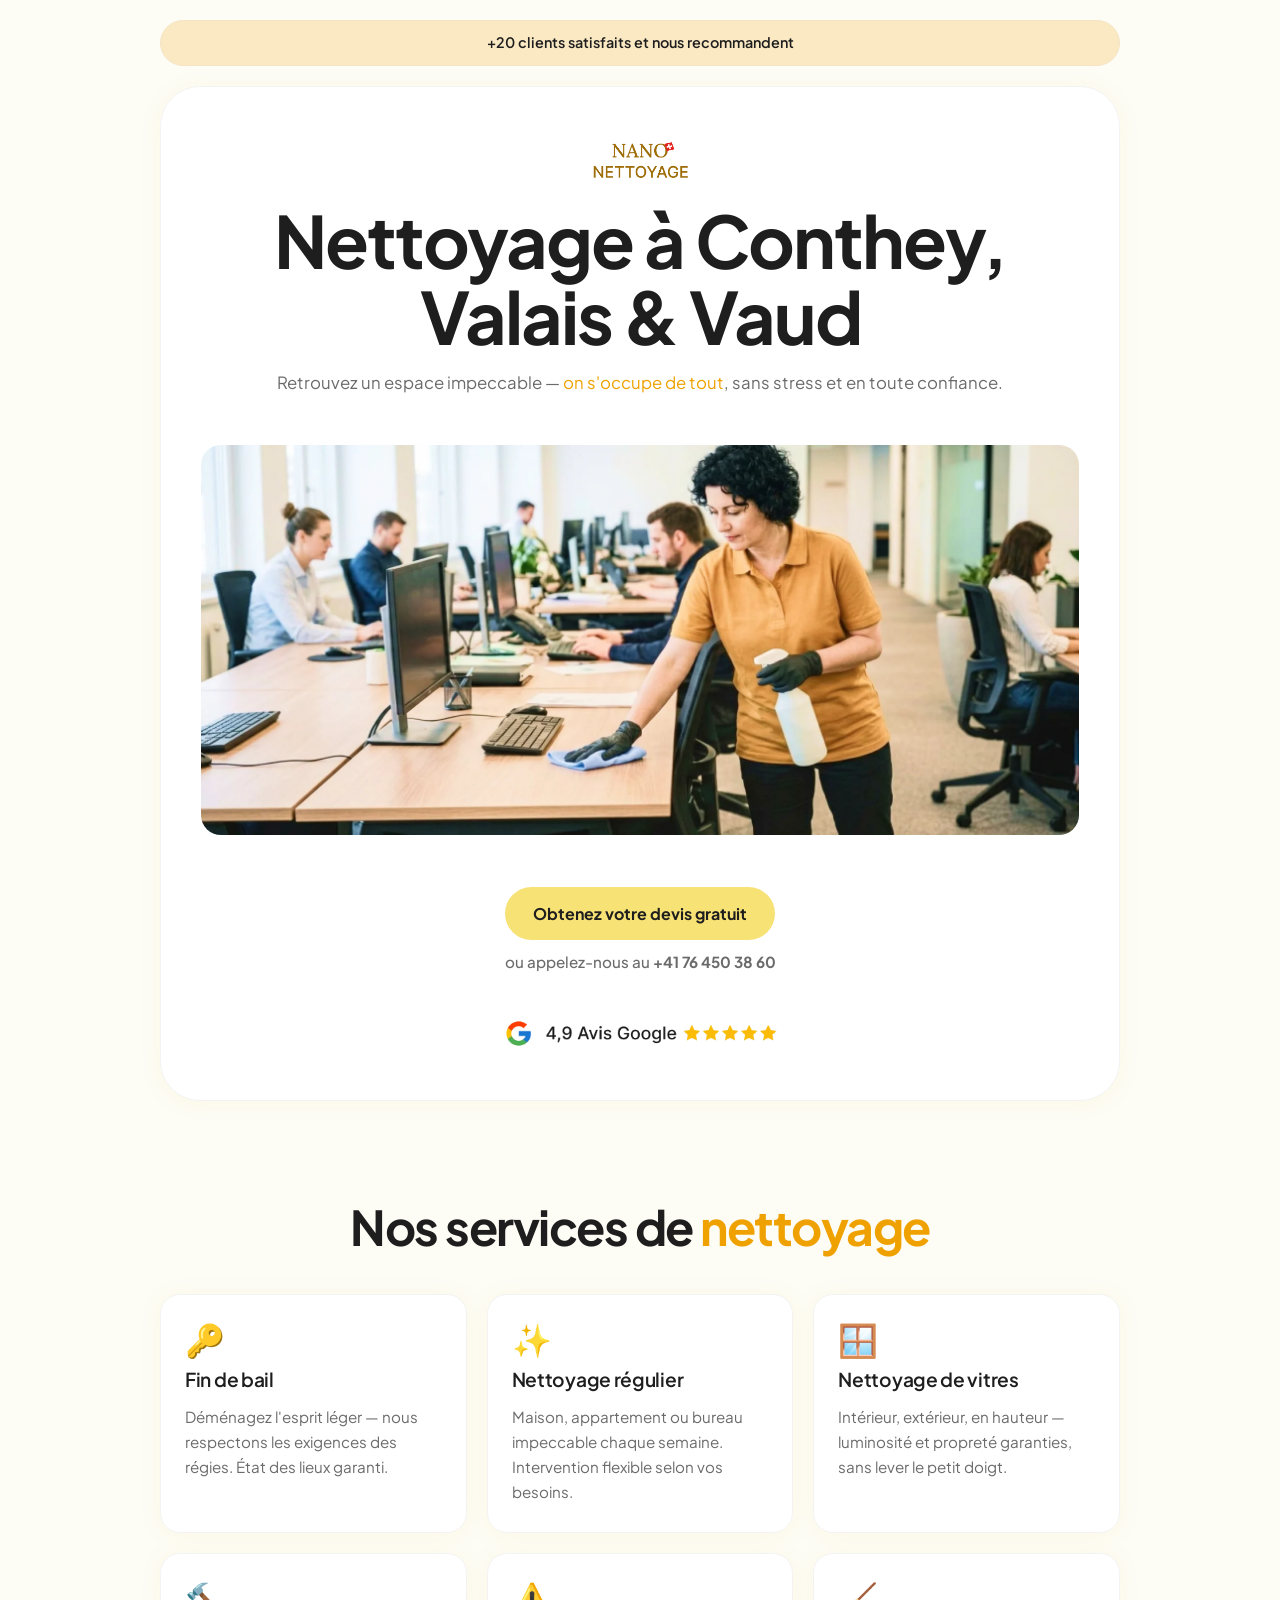
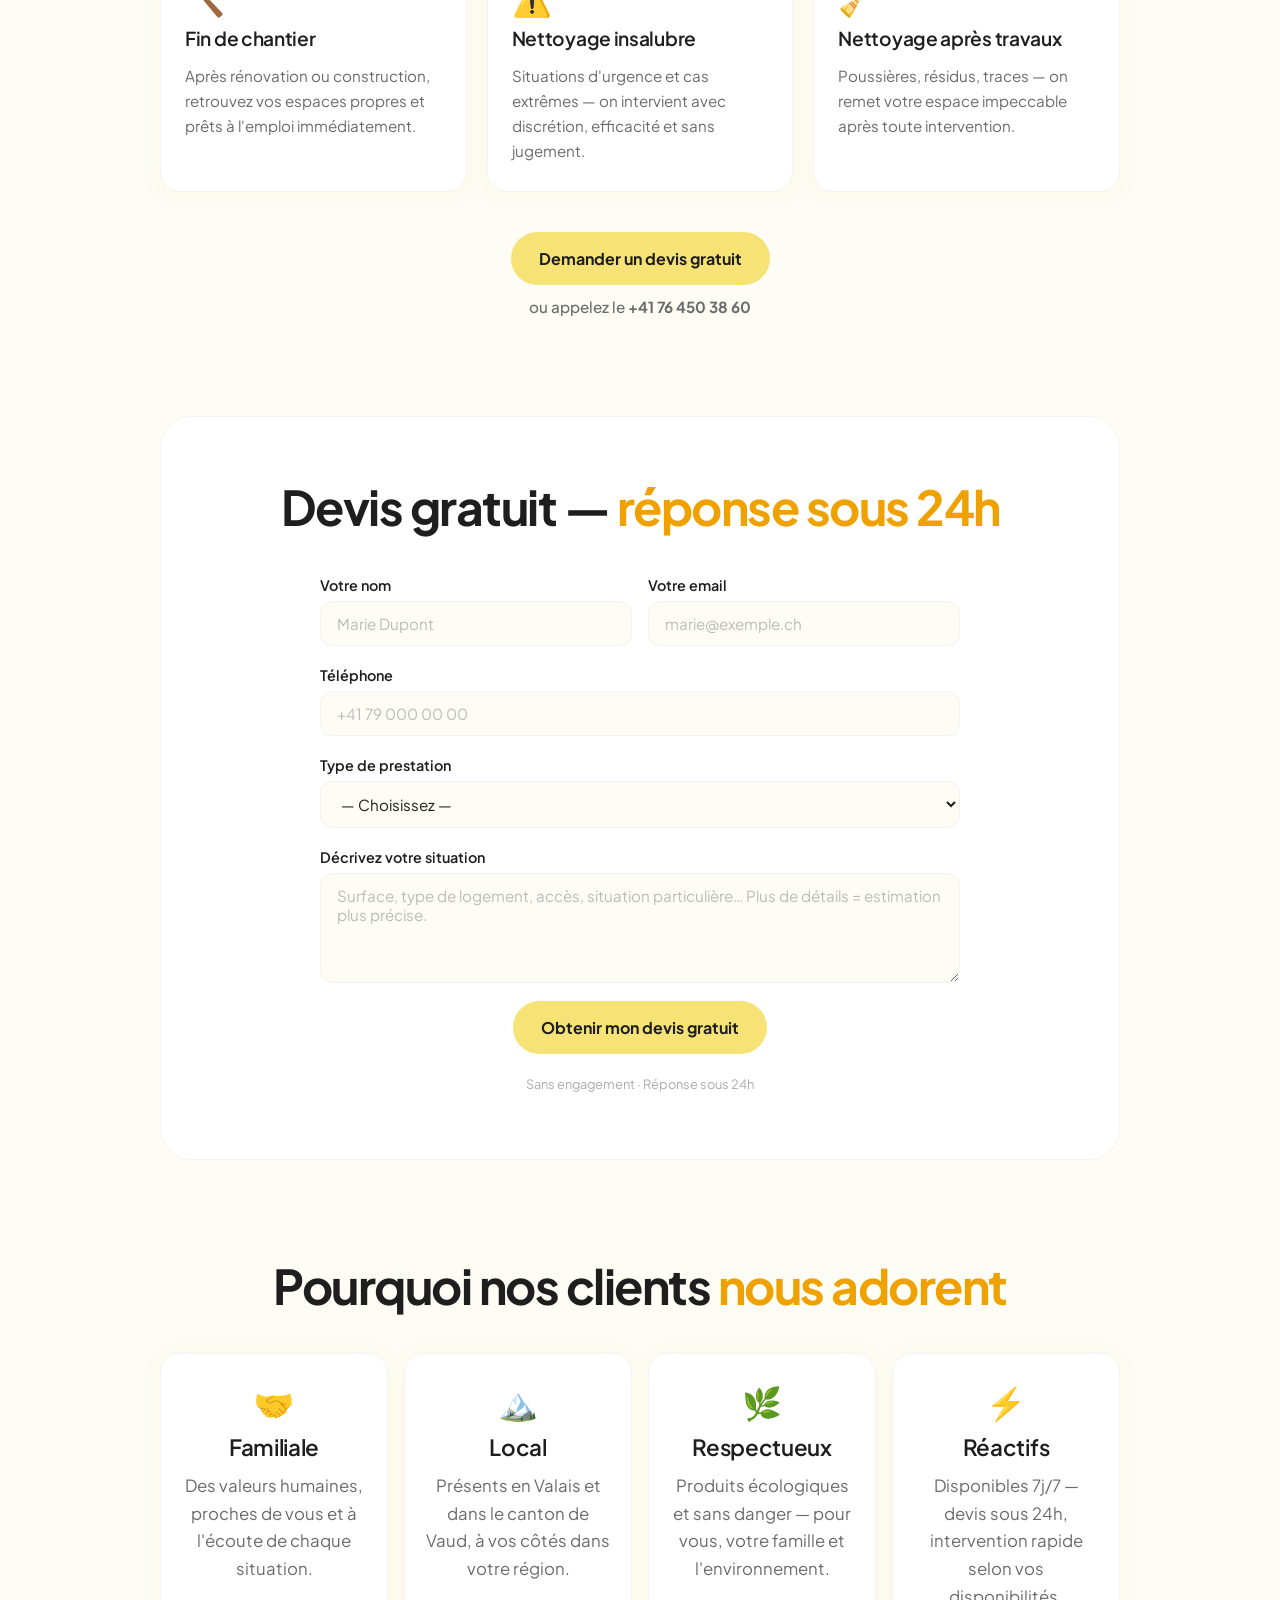
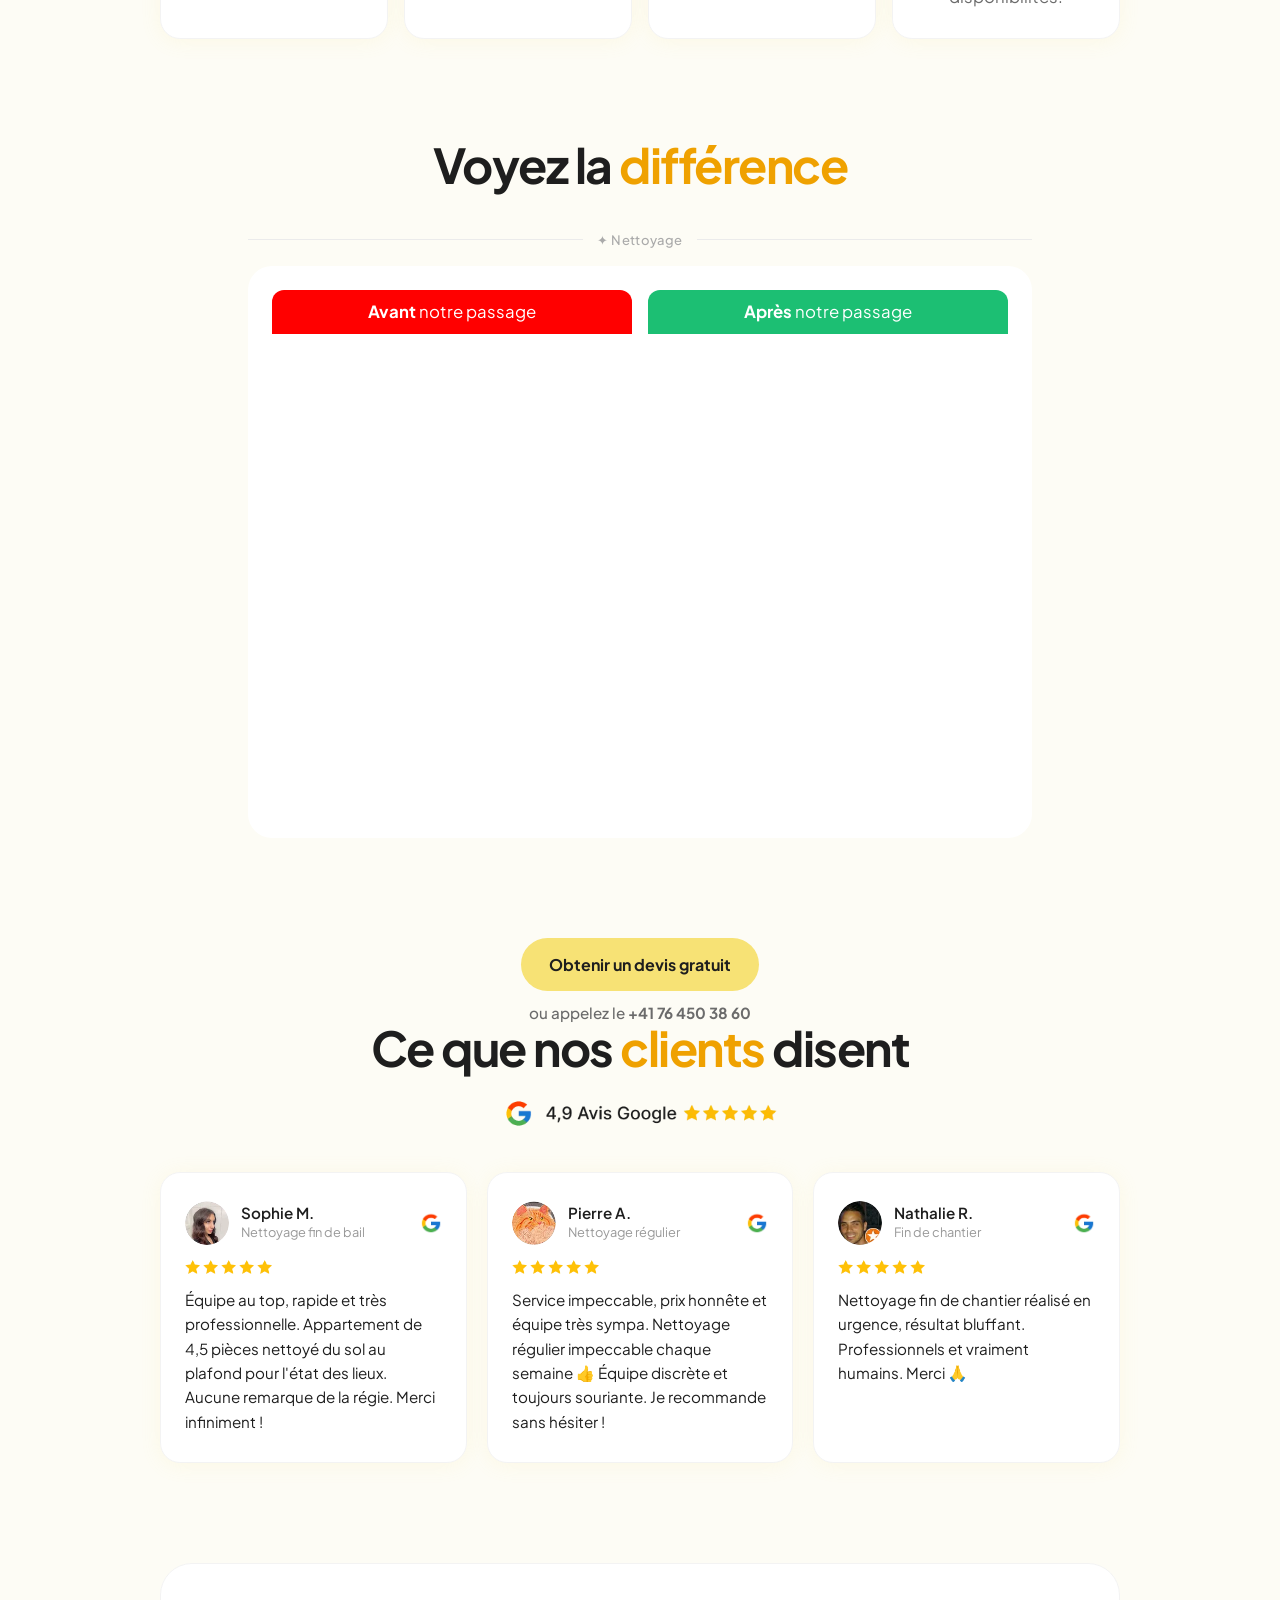
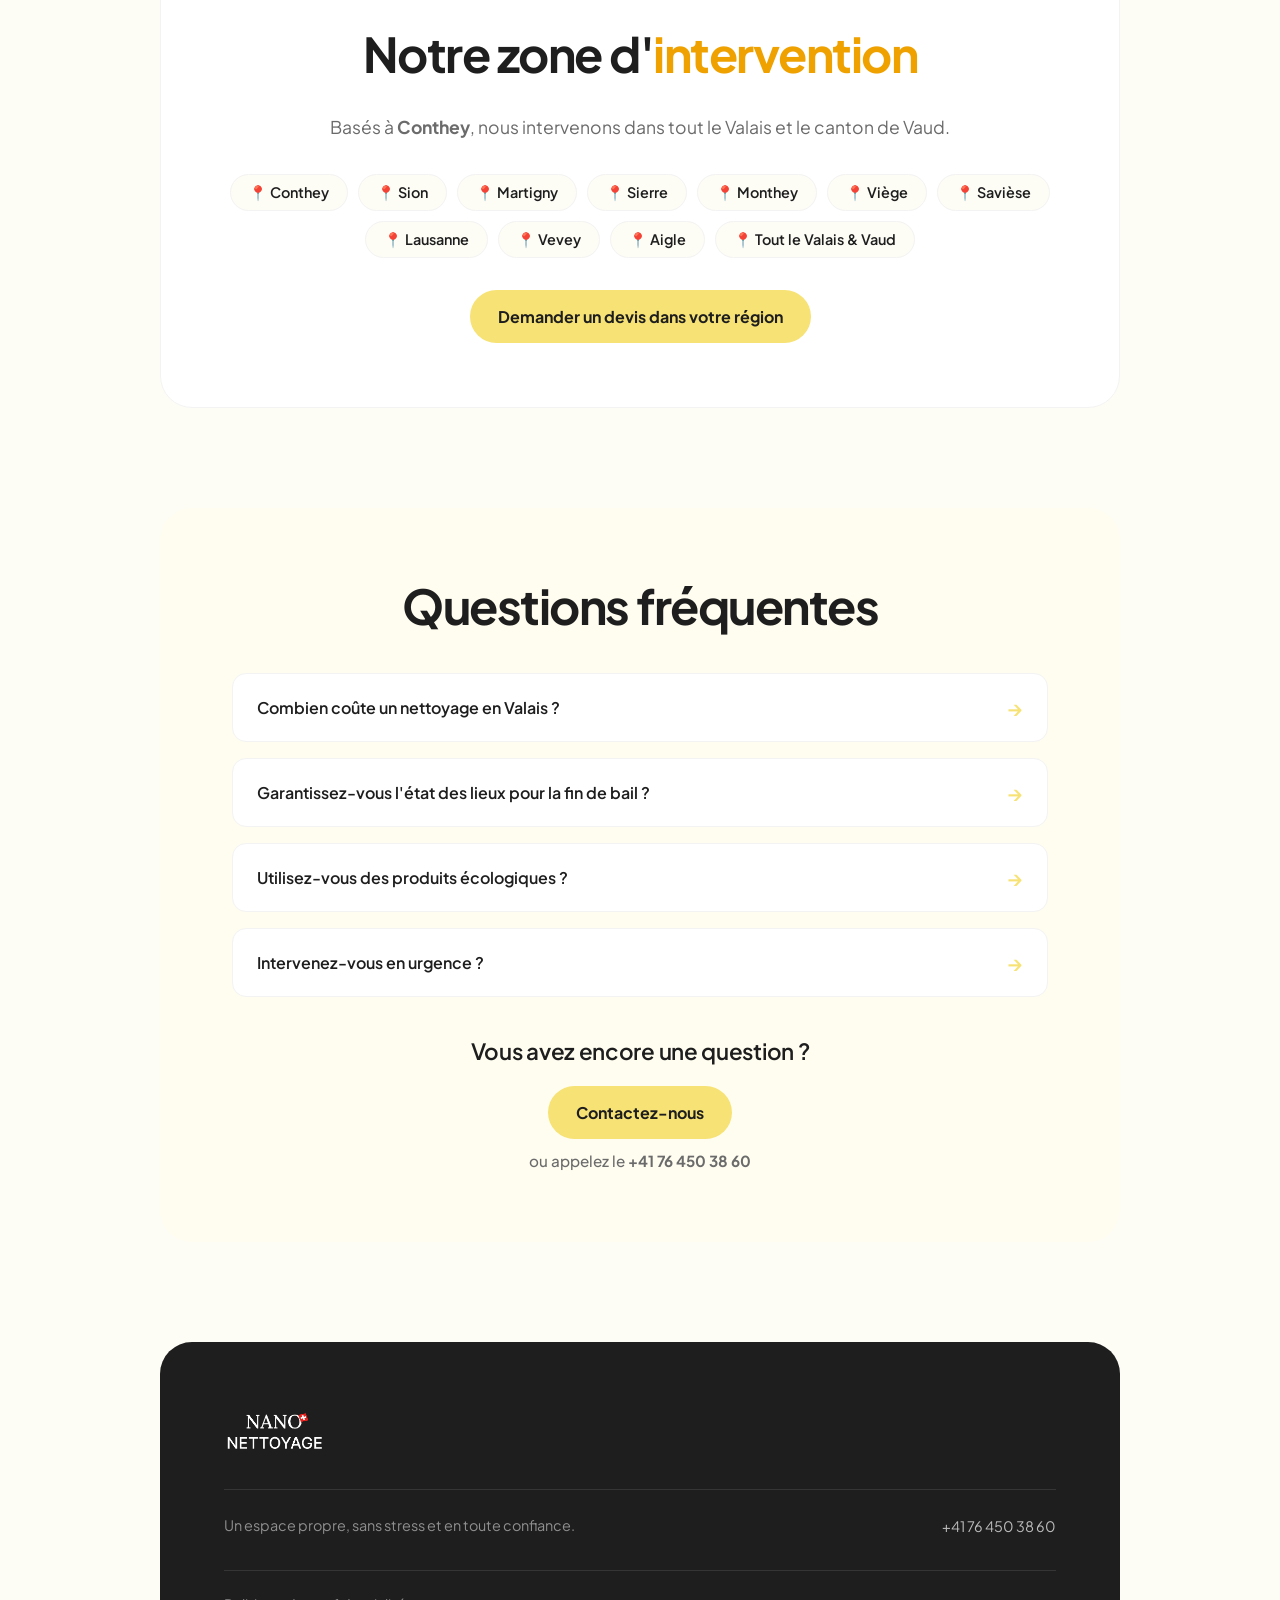
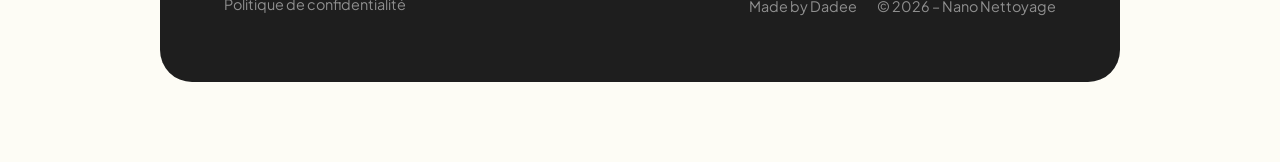
<file: index.html>
<!DOCTYPE html>
<html lang="fr">
<head>
<meta charset="UTF-8" />
<meta name="viewport" content="width=device-width, initial-scale=1" />
<meta name="description" content="Nano Nettoyage — Votre spécialiste du nettoyage à Conthey et dans tout le Valais. Fin de bail, nettoyage régulier, fin de chantier et insalubre : intervention soignée et au juste prix." />
<meta name="author" content="Nano Nettoyage" />
<meta name="robots" content="index, follow" />
<link rel="canonical" href="https://malonettoyage.github.io/nano/" />
<title>Nano Nettoyage – Nettoyage à Conthey, Valais & Vaud</title>
<meta property="og:title" content="Nano Nettoyage – Nettoyage à Conthey, Valais & Vaud" />
<meta property="og:description" content="Nettoyage fin de bail, régulier, fin de chantier et insalubre à Conthey et dans tout le Valais. Intervention rapide et soignée." />
<meta property="og:image" content="https://malonettoyage.github.io/nano/img/shana-debarras_hero.webp" />
<meta property="og:url" content="https://malonettoyage.github.io/nano/" />
<meta property="og:type" content="website" />

<meta name="twitter:card" content="summary_large_image" />
<meta name="twitter:title" content="Nano Nettoyage – Nettoyage à Conthey, Valais & Vaud" />
<meta name="twitter:description" content="Nettoyage fin de bail, régulier, fin de chantier et insalubre à Conthey et dans tout le Valais. Intervention rapide et soignée." />
<meta name="twitter:image" content="https://malonettoyage.github.io/nano/img/shana-debarras_hero.webp" />

<link rel="icon" type="image/png" href="img/favicon-shanadebarras.webp" sizes="32x32">
<link rel="apple-touch-icon" href="img/favicon-shanadebarras.webp">
<link rel="shortcut icon" href="img/favicon-shanadebarras.webp" type="image/x-icon">
<link rel="stylesheet" href="style.css">
<script src="scroll-fade.js" defer></script>
</head>

<body>

  <!-- Banner -->
  <div class="banner">
    <p>+20 clients satisfaits et nous recommandent</p>
  </div>

  <!-- Hero -->
  <div class="hero section">
    <div class="titre-logo">
      <img src="img/logo-nano-black.webp" alt="Logo Nano Nettoyage, spécialiste du nettoyage à Conthey et en Valais" class="logo" loading="eager" decoding="async">
      <div class="titre-texte">
        <h1>Nettoyage à Conthey, Valais & Vaud</h1>
        <p>Retrouvez un espace impeccable — <span class="highlight">on s'occupe de tout</span>, sans stress et en toute confiance.</p>
      </div>
    </div>

    <div class="img-hero">
      <img src="img/shana-debarras_hero.webp" alt="Équipe Nano Nettoyage en intervention à Conthey, Valais" loading="eager">
    </div>

    <div class="cta-global">
      <a href="#devis" class="cta">Obtenez votre devis gratuit</a>
      <!-- ⬇️ REMPLACER PAR LE VRAI NUMÉRO -->
      <a href="tel:+41764503860" class="sous-cta">ou appelez-nous au <strong>+41 76 450 38 60</strong></a>
    </div>

    <div class="img-google">
      <img src="img/social-proof-google.webp" alt="Avis 5 étoiles Google – Nano Nettoyage Conthey Valais">
    </div>
  </div>


  <!-- Services -->
  <div class="services section">
    <h2>Nos services de <span class="highlight">nettoyage</span></h2>
    <div class="services-grid">

      <div class="service-card">
        <div class="service-icon">🔑</div>
        <h3>Fin de bail</h3>
        <p>Déménagez l'esprit léger — nous respectons les exigences des régies. État des lieux garanti.</p>
      </div>

      <div class="service-card">
        <div class="service-icon">✨</div>
        <h3>Nettoyage régulier</h3>
        <p>Maison, appartement ou bureau impeccable chaque semaine. Intervention flexible selon vos besoins.</p>
      </div>

      <div class="service-card">
        <div class="service-icon">🪟</div>
        <h3>Nettoyage de vitres</h3>
        <p>Intérieur, extérieur, en hauteur — luminosité et propreté garanties, sans lever le petit doigt.</p>
      </div>

      <div class="service-card">
        <div class="service-icon">🔨</div>
        <h3>Fin de chantier</h3>
        <p>Après rénovation ou construction, retrouvez vos espaces propres et prêts à l'emploi immédiatement.</p>
      </div>

      <div class="service-card">
        <div class="service-icon">⚠️</div>
        <h3>Nettoyage insalubre</h3>
        <p>Situations d'urgence et cas extrêmes — on intervient avec discrétion, efficacité et sans jugement.</p>
      </div>

      <div class="service-card">
        <div class="service-icon">🧹</div>
        <h3>Nettoyage après travaux</h3>
        <p>Poussières, résidus, traces — on remet votre espace impeccable après toute intervention.</p>
      </div>

    </div>
    <div class="cta-global">
      <a href="#devis" class="cta">Demander un devis gratuit</a>
      <!-- ⬇️ REMPLACER PAR LE VRAI NUMÉRO -->
      <a href="tel:+41764503860" class="sous-cta">ou appelez le <strong>+41 76 450 38 60</strong></a>
    </div>
  </div>


  <!-- Formulaire de devis -->
  <section id="devis" class="contact-section section">
    <h2>Devis gratuit — <span class="highlight">réponse sous 24h</span></h2>

    <form id="contact-form" class="contact-form" action="https://formspree.io/f/xgaeljzz" method="POST">
      <input type="hidden" name="_subject" value="Nouvelle demande de devis – Nano Nettoyage">

      <div class="form-row">
        <div class="field">
          <label for="c-name"><span>Votre nom</span></label>
          <input type="text" id="c-name" name="name" placeholder="Marie Dupont" required>
        </div>
        <div class="field">
          <label for="c-email"><span>Votre email</span></label>
          <input type="email" id="c-email" name="email" placeholder="marie@exemple.ch" required>
        </div>
      </div>

      <div class="field">
        <label for="c-phone"><span>Téléphone</span></label>
        <input type="tel" id="c-phone" name="phone" placeholder="+41 79 000 00 00">
      </div>

      <div class="field">
        <label for="c-service"><span>Type de prestation</span></label>
        <select id="c-service" name="service" required>
          <option value="">— Choisissez —</option>
          <option value="Nettoyage fin de bail">Nettoyage fin de bail</option>
          <option value="Nettoyage régulier">Nettoyage régulier</option>
          <option value="Nettoyage de vitres">Nettoyage de vitres</option>
          <option value="Nettoyage fin de chantier">Nettoyage fin de chantier</option>
          <option value="Nettoyage insalubre / extrême">Nettoyage insalubre / extrême</option>
          <option value="Nettoyage après travaux">Nettoyage après travaux</option>
          <option value="Autre">Autre demande</option>
        </select>
      </div>

      <div class="field">
        <label for="c-msg"><span>Décrivez votre situation</span></label>
        <textarea id="c-msg" name="message" placeholder="Surface, type de logement, accès, situation particulière… Plus de détails = estimation plus précise."></textarea>
      </div>

      <div class="cta-global">
        <button type="submit" class="cta" id="submit-btn">Obtenir mon devis gratuit</button>
        <p class="contact-note">Sans engagement · Réponse sous 24h</p>
      </div>
    </form>
  </section>


  <!-- Pourquoi nous -->
  <div class="pourquoi-nous section">
    <h2>Pourquoi nos clients <span class="highlight">nous adorent</span></h2>
    <div class="list-raison">
      <div class="raison">
        <span class="icon">🤝</span>
        <h3>Familiale</h3>
        <p>Des valeurs humaines, proches de vous et à l'écoute de chaque situation.</p>
      </div>
      <div class="raison">
        <span class="icon">🏔️</span>
        <h3>Local</h3>
        <p>Présents en Valais et dans le canton de Vaud, à vos côtés dans votre région.</p>
      </div>
      <div class="raison">
        <span class="icon">🌿</span>
        <h3>Respectueux</h3>
        <p>Produits écologiques et sans danger — pour vous, votre famille et l'environnement.</p>
      </div>
      <div class="raison">
        <span class="icon">⚡</span>
        <h3>Réactifs</h3>
        <p>Disponibles 7j/7 — devis sous 24h, intervention rapide selon vos disponibilités.</p>
      </div>
    </div>
  </div>


  <!-- Avant / Après -->
  <div class="avant_apres section">
    <h2>Voyez la <span class="highlight">différence</span></h2>

    <div class="list-avant_apres">

      <div class="aa-group">
        <div class="aa-sep"><span>✦ Nettoyage</span></div>
        <div class="avant_apres-img">
          <div class="avant">
            <p class="tete-avant"><strong>Avant</strong> notre passage</p>
            <img src="img/avant-nettoyage.webp" alt="Avant nettoyage en Valais" class="img-avant_apres" loading="lazy" decoding="async">
          </div>
          <div class="apres">
            <p class="tete-apres"><strong>Après</strong> notre passage</p>
            <img src="img/apres-nettoyage.webp" alt="Après nettoyage à Conthey" class="img-avant_apres" loading="lazy" decoding="async">
          </div>
        </div>
      </div>
      </div>

    </div>

    <div class="cta-global">
      <a href="#devis" class="cta">Obtenir un devis gratuit</a>
      <a href="tel:+41764503860" class="sous-cta">ou appelez le <strong>+41 76 450 38 60</strong></a>
    </div>
  </div>


  <!-- Témoignages -->
  <div class="temoignage section">
    <div class="temoignage-head">
      <h2>Ce que nos <span class="highlight">clients</span> disent</h2>
      <div class="img-google">
        <img src="img/social-proof-google.webp" alt="Avis 5 étoiles Google – Nano Nettoyage Valais">
      </div>
    </div>
    <div class="list-avis">

      <div class="avis">
        <div class="avis-tete">
          <img src="img/avatar-avis-1.webp" alt="Avis client" class="avatar" loading="lazy">
          <div class="info">
            <h4>Sophie M.</h4>
            <p class="date">Nettoyage fin de bail</p>
          </div>
          <img src="img/google-icon.webp" alt="Google" class="google-logo">
        </div>
        <div class="stars">
          <img src="img/stars-icon.webp" alt="★" class="stars-icone">
          <img src="img/stars-icon.webp" alt="★" class="stars-icone">
          <img src="img/stars-icon.webp" alt="★" class="stars-icone">
          <img src="img/stars-icon.webp" alt="★" class="stars-icone">
          <img src="img/stars-icon.webp" alt="★" class="stars-icone">
        </div>
        <p class="avis-texte">Équipe au top, rapide et très professionnelle. Appartement de 4,5 pièces nettoyé du sol au plafond pour l'état des lieux. Aucune remarque de la régie. Merci infiniment !</p>
      </div>

      <div class="avis">
        <div class="avis-tete">
          <img src="img/avatar-avis-2.webp" alt="Avis client" class="avatar" loading="lazy">
          <div class="info">
            <h4>Pierre A.</h4>
            <p class="date">Nettoyage régulier</p>
          </div>
          <img src="img/google-icon.webp" alt="Google" class="google-logo">
        </div>
        <div class="stars">
          <img src="img/stars-icon.webp" alt="★" class="stars-icone">
          <img src="img/stars-icon.webp" alt="★" class="stars-icone">
          <img src="img/stars-icon.webp" alt="★" class="stars-icone">
          <img src="img/stars-icon.webp" alt="★" class="stars-icone">
          <img src="img/stars-icon.webp" alt="★" class="stars-icone">
        </div>
        <p class="avis-texte">Service impeccable, prix honnête et équipe très sympa. Nettoyage régulier impeccable chaque semaine 👍 Équipe discrète et toujours souriante. Je recommande sans hésiter !</p>
      </div>

      <div class="avis">
        <div class="avis-tete">
          <img src="img/avatar-avis-3.webp" alt="Avis client" class="avatar" loading="lazy">
          <div class="info">
            <h4>Nathalie R.</h4>
            <p class="date">Fin de chantier</p>
          </div>
          <img src="img/google-icon.webp" alt="Google" class="google-logo">
        </div>
        <div class="stars">
          <img src="img/stars-icon.webp" alt="★" class="stars-icone">
          <img src="img/stars-icon.webp" alt="★" class="stars-icone">
          <img src="img/stars-icon.webp" alt="★" class="stars-icone">
          <img src="img/stars-icon.webp" alt="★" class="stars-icone">
          <img src="img/stars-icon.webp" alt="★" class="stars-icone">
        </div>
        <p class="avis-texte">Nettoyage fin de chantier réalisé en urgence, résultat bluffant. Professionnels et vraiment humains. Merci 🙏</p>
      </div>

    </div>
  </div>


  <!-- Zone d'intervention -->
  <div class="zone section">
    <h2>Notre zone d'<span class="highlight">intervention</span></h2>
    <p class="zone-intro">Basés à <strong>Conthey</strong>, nous intervenons dans tout le Valais et le canton de Vaud.</p>
    <div class="list-zones">
      <div class="zone-item">📍 Conthey</div>
      <div class="zone-item">📍 Sion</div>
      <div class="zone-item">📍 Martigny</div>
      <div class="zone-item">📍 Sierre</div>
      <div class="zone-item">📍 Monthey</div>
      <div class="zone-item">📍 Viège</div>
      <div class="zone-item">📍 Savièse</div>
      <div class="zone-item">📍 Lausanne</div>
      <div class="zone-item">📍 Vevey</div>
      <div class="zone-item">📍 Aigle</div>
      <div class="zone-item">📍 Tout le Valais & Vaud</div>
    </div>
    <div class="cta-global">
      <a href="#devis" class="cta">Demander un devis dans votre région</a>
    </div>
  </div>


  <!-- FAQ -->
  <div class="faq-section section">
    <div class="faq-container">
      <h2>Questions fréquentes</h2>
      <ul class="faq-list">

        <li class="faq-item">
          <div class="faq-question">
            <span>Combien coûte un nettoyage en Valais ?</span>
            <span class="arrow">→</span>
          </div>
          <p class="faq-answer">Chaque situation est unique. Le prix dépend de la surface, du type de prestation et de l'état des lieux. Devis gratuit et sans engagement, réponse sous 24h.</p>
        </li>

        <li class="faq-item">
          <div class="faq-question">
            <span>Garantissez-vous l'état des lieux pour la fin de bail ?</span>
            <span class="arrow">→</span>
          </div>
          <p class="faq-answer">Oui. Si la régie émet une réserve lors de l'état des lieux, nous revenons gratuitement pour corriger le point concerné. Votre dépôt de garantie est protégé.</p>
        </li>

        <li class="faq-item">
          <div class="faq-question">
            <span>Utilisez-vous des produits écologiques ?</span>
            <span class="arrow">→</span>
          </div>
          <p class="faq-answer">Oui, nous utilisons en priorité des produits certifiés écologiques, efficaces et sans danger pour votre famille et vos animaux.</p>
        </li>

        <li class="faq-item">
          <div class="faq-question">
            <span>Intervenez-vous en urgence ?</span>
            <span class="arrow">→</span>
          </div>
          <p class="faq-answer">Oui, nous proposons des interventions en urgence selon nos disponibilités. Contactez-nous directement par téléphone pour une réponse immédiate.</p>
        </li>

      </ul>
      <div class="faq-contact">
        <h3>Vous avez encore une question ?</h3>
        <div class="cta-global">
          <a href="#devis" class="cta">Contactez-nous</a>
          <!-- ⬇️ REMPLACER PAR LE VRAI NUMÉRO -->
          <a href="tel:+41764503860" class="sous-cta">ou appelez le <strong>+41 76 450 38 60</strong></a>
        </div>
      </div>
    </div>
  </div>


  <!-- Footer -->
  <div class="footer">
    <div class="container-footer">
      <img src="img/logo-nano-footer.webp" alt="Logo Nano Nettoyage" class="logo">
      <div class="lien-footer">
        <p class="fin-footer">Un espace propre, sans stress et en toute confiance.</p>
        <div class="info-lien">
          <!-- ⬇️ REMPLACER PAR LE VRAI NUMÉRO -->
          <a href="tel:+41764503860">+41 76 450 38 60</a>
        </div>
      </div>
      <div class="lien-footer">
        <a href="politique-de-confidentialite.html" style="color:rgba(255,255,255,0.5);font-size:0.9rem;">Politique de confidentialité</a>
        <div class="info-lien">
          <p>Made by Dadee</p>
          <p>© 2026 – Nano Nettoyage</p>
        </div>
      </div>
    </div>
  </div>


  <!-- Formspree submit JS -->
  <script>
    const form = document.getElementById('contact-form');
    if (form) {
      const button = form.querySelector('button[type="submit"]');
      form.addEventListener('submit', function(e) {
        e.preventDefault();
        button.disabled = true;
        button.innerText = "Envoi en cours...";
        fetch(form.action, {
          method: "POST",
          body: new FormData(form),
          headers: { 'Accept': 'application/json' }
        }).then(response => {
          if (!response.ok) throw new Error();
          window.location.href = "merci.html";
        }).catch(() => {
          button.disabled = false;
          button.innerText = "Obtenir mon devis gratuit";
          alert("Une erreur s'est produite, veuillez réessayer.");
        });
      });
    }
  </script>


  <!-- Données structurées SEO -->
  <script type="application/ld+json">
  {
    "@context": "https://schema.org",
    "@type": "LocalBusiness",
    "name": "Nano Nettoyage",
    "image": "https://malonettoyage.github.io/nano/img/logo-nano-black.webp",
    "url": "https://malonettoyage.github.io/nano/",
    "telephone": "+41764503860",
    "email": "nanonettoyages@gmail.com",
    "address": {
      "@type": "PostalAddress",
      "streetAddress": "Rte de la Morge 13",
      "addressLocality": "Conthey",
      "addressRegion": "Valais",
      "postalCode": "1964",
      "addressCountry": "CH"
    },
    "description": "Service de nettoyage à Conthey et dans tout le Valais. Fin de bail, régulier, fin de chantier, insalubre. Intervention rapide et prix transparent.",
    "priceRange": "CHF",
    "areaServed": ["Conthey","Sion","Martigny","Sierre","Monthey","Viège","Valais","Vaud"],
    "sameAs": [
      "https://malonettoyage.github.io/nano/"
    ]
  }
  </script>

</body>
</html>
</file>
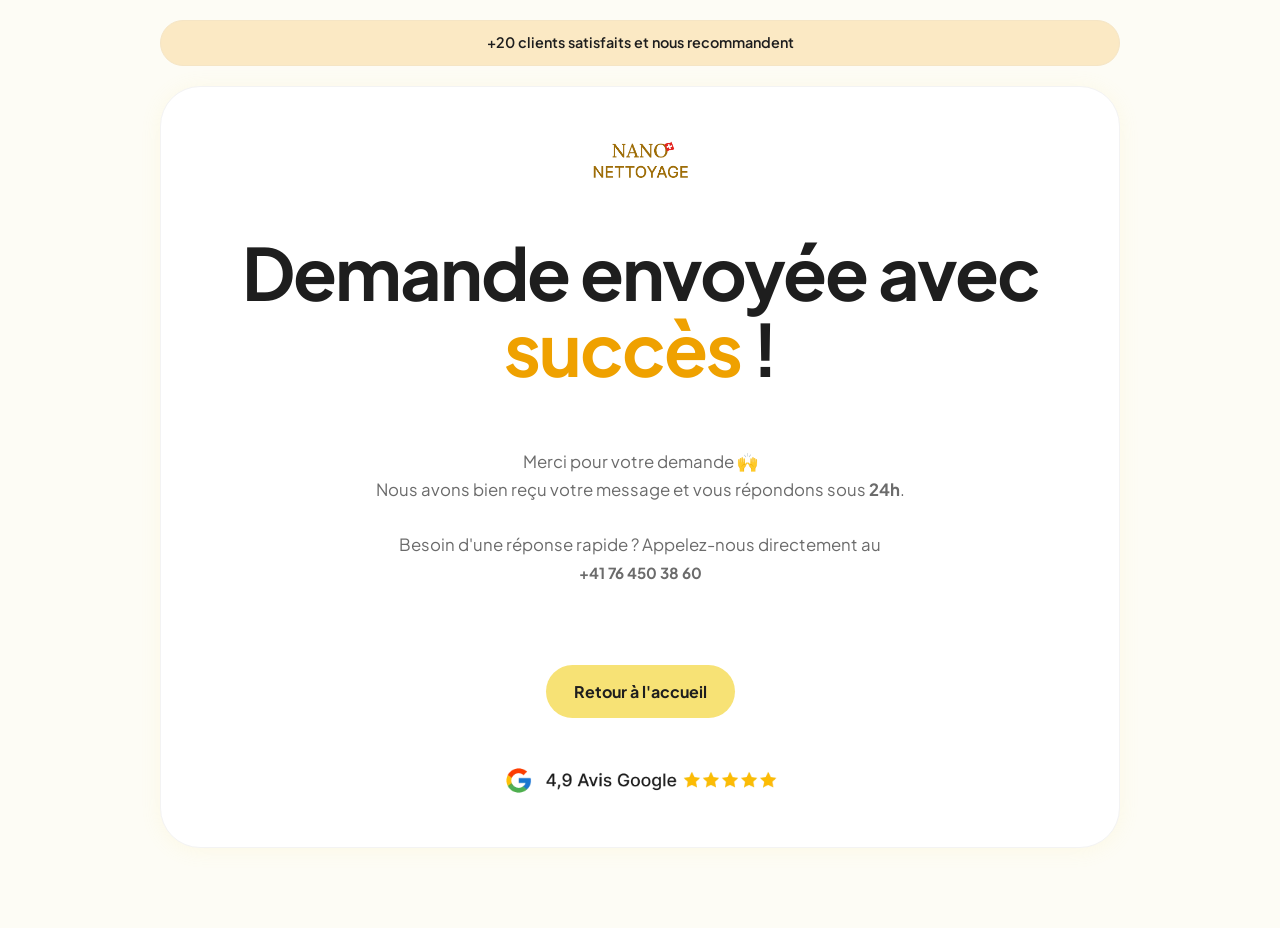
<file: merci.html>
<!DOCTYPE html>
<html lang="fr">
<head>
<meta charset="UTF-8" />
<meta name="viewport" content="width=device-width, initial-scale=1" />
<meta name="robots" content="noindex, nofollow" />
<link rel="canonical" href="https://malonettoyage.github.io/nano/merci.html" />
<title>Nano Nettoyage – Demande envoyée avec succès</title>
<link rel="icon" type="image/png" href="img/favicon-shanadebarras.webp" sizes="32x32">
<link rel="stylesheet" href="style.css">
</head>

<body>

<div class="banner">
  <p>+20 clients satisfaits et nous recommandent</p>
</div>

<div class="hero">
  <img src="img/logo-nano-black.webp" class="logo" alt="Logo Nano Nettoyage Conthey Valais">

  <h1>Demande envoyée avec <span class="highlight">succès</span> !</h1>

  <p style="margin-top: 15px;">
    Merci pour votre demande 🙌<br>
    Nous avons bien reçu votre message et vous répondons sous <strong>24h</strong>.
    <br><br>
    Besoin d'une réponse rapide ? Appelez-nous directement au<br>
    <!-- ⬇️ REMPLACER PAR LE VRAI NUMÉRO -->
    <a href="tel:+41764503860" class="sous-cta"><strong>+41 76 450 38 60</strong></a>
  </p>

  <div class="cta-global" style="margin-top: 30px;">
    <a href="./" class="cta">Retour à l'accueil</a>
  </div>

  <div class="img-google">
    <img src="img/social-proof-google.webp" alt="Avis clients 5 étoiles Google – Nano Nettoyage Conthey Valais">
  </div>
</div>

</body>
</html>
</file>
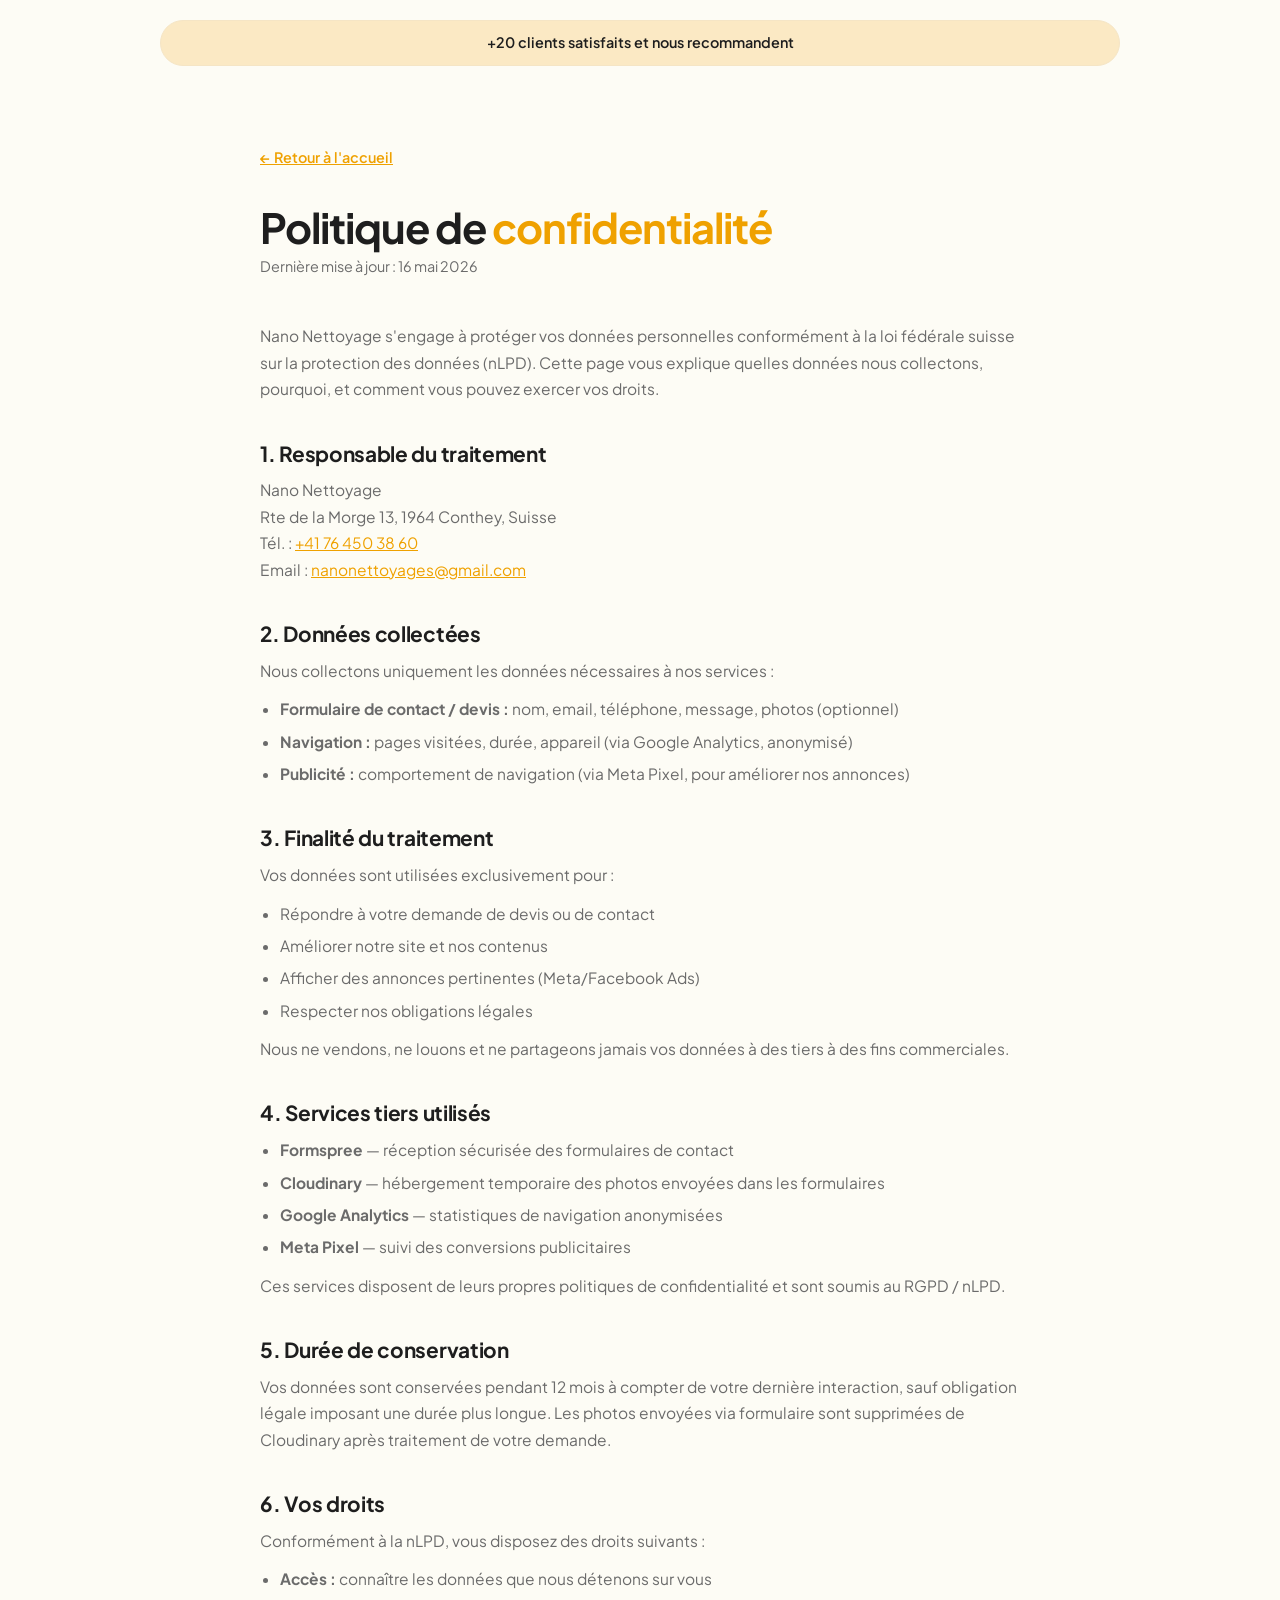
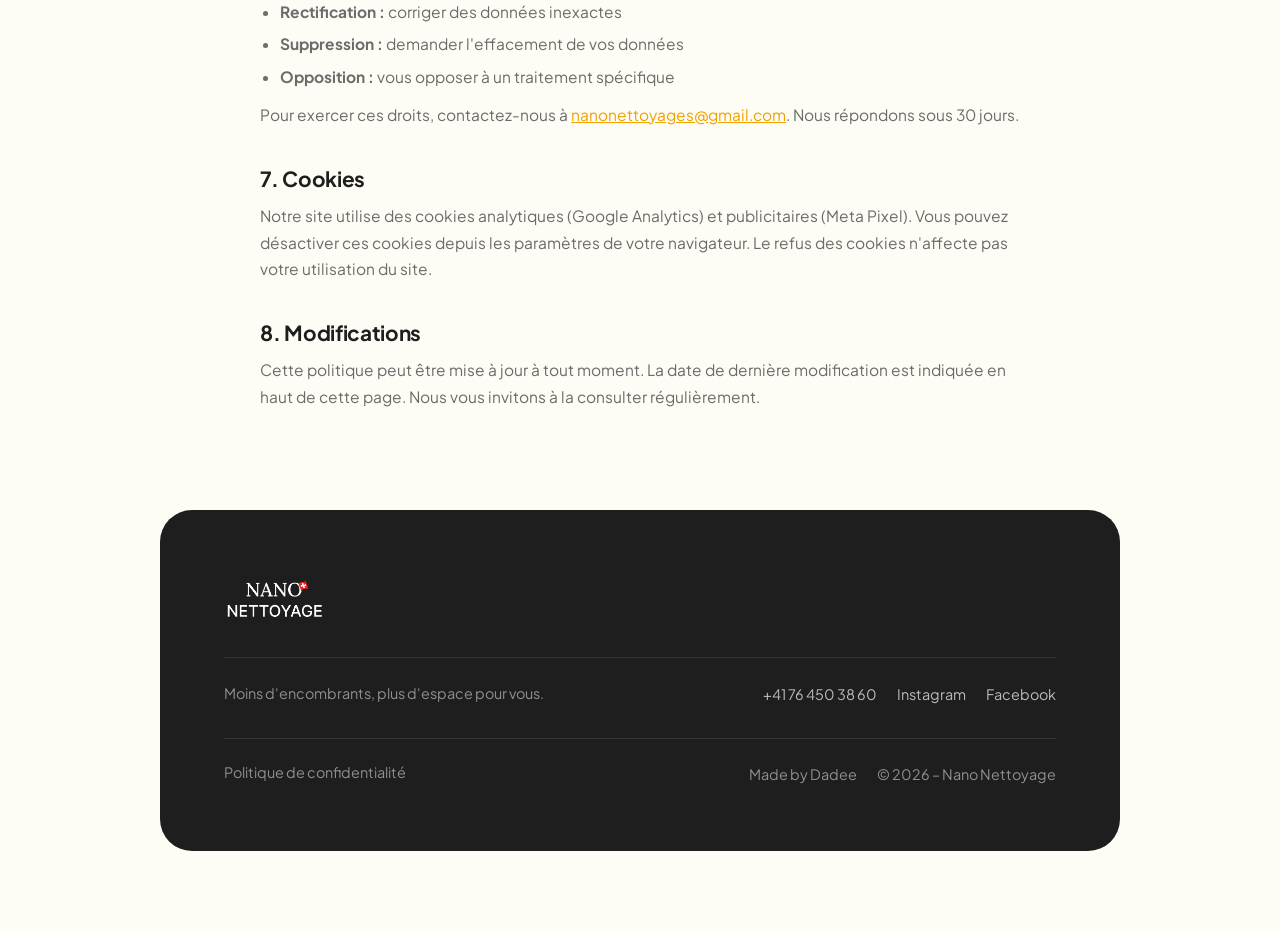
<file: politique-de-confidentialite.html>
<!DOCTYPE html>
<html lang="fr">
<head>
<meta charset="UTF-8" />
<meta name="viewport" content="width=device-width, initial-scale=1" />
<meta name="robots" content="noindex, follow" />
<title>Politique de confidentialité – Nano Nettoyage</title>
<link rel="icon" type="image/png" href="img/favicon-shanadebarras.webp" sizes="32x32">
<link rel="stylesheet" href="style.css">
<style>
  .politique-page {
    max-width: 760px;
    margin: 0 auto;
    padding: 60px 0 100px;
  }
  .politique-page h1 {
    font-size: 2.6rem;
    letter-spacing: -1px;
    margin-bottom: 8px;
  }
  .politique-page .date-maj {
    color: var(--gray);
    font-size: 0.9rem;
    margin-bottom: 48px;
    display: block;
  }
  .politique-page h2 {
    font-size: 1.3rem;
    letter-spacing: -0.3px;
    margin-top: 40px;
    margin-bottom: 12px;
  }
  .politique-page p,
  .politique-page li {
    font-size: 0.97rem;
    line-height: 1.7;
    color: var(--gray);
  }
  .politique-page ul {
    margin: 12px 0 0 20px;
    padding: 0;
    display: flex;
    flex-direction: column;
    gap: 6px;
  }
  .politique-page a {
    color: #efa100;
    text-decoration: underline;
  }
  .retour {
    display: inline-flex;
    align-items: center;
    gap: 6px;
    color: var(--gray);
    font-size: 0.9rem;
    font-weight: 600;
    margin-bottom: 40px;
    text-decoration: none;
    transition: color 0.2s;
  }
  .retour:hover { color: var(--dark); }
</style>
</head>

<body>

  <!-- Banner -->
  <div class="banner">
    <p>+20 clients satisfaits et nous recommandent</p>
  </div>

  <div class="politique-page">

    <a href="index.html" class="retour">← Retour à l'accueil</a>

    <h1>Politique de <span class="highlight">confidentialité</span></h1>
    <span class="date-maj">Dernière mise à jour : 16 mai 2026</span>

    <p>Nano Nettoyage s'engage à protéger vos données personnelles conformément à la loi fédérale suisse sur la protection des données (nLPD). Cette page vous explique quelles données nous collectons, pourquoi, et comment vous pouvez exercer vos droits.</p>

    <h2>1. Responsable du traitement</h2>
    <p>
      Nano Nettoyage<br>
      Rte de la Morge 13, 1964 Conthey, Suisse<br>
      Tél. : <a href="tel:+41764503860">+41 76 450 38 60</a><br>
      Email : <a href="mailto:nanonettoyages@gmail.com">nanonettoyages@gmail.com</a>
    </p>

    <h2>2. Données collectées</h2>
    <p>Nous collectons uniquement les données nécessaires à nos services :</p>
    <ul>
      <li><strong>Formulaire de contact / devis :</strong> nom, email, téléphone, message, photos (optionnel)</li>
      <li><strong>Navigation :</strong> pages visitées, durée, appareil (via Google Analytics, anonymisé)</li>
      <li><strong>Publicité :</strong> comportement de navigation (via Meta Pixel, pour améliorer nos annonces)</li>
    </ul>

    <h2>3. Finalité du traitement</h2>
    <p>Vos données sont utilisées exclusivement pour :</p>
    <ul>
      <li>Répondre à votre demande de devis ou de contact</li>
      <li>Améliorer notre site et nos contenus</li>
      <li>Afficher des annonces pertinentes (Meta/Facebook Ads)</li>
      <li>Respecter nos obligations légales</li>
    </ul>
    <p style="margin-top:12px;">Nous ne vendons, ne louons et ne partageons jamais vos données à des tiers à des fins commerciales.</p>

    <h2>4. Services tiers utilisés</h2>
    <ul>
      <li><strong>Formspree</strong> — réception sécurisée des formulaires de contact</li>
      <li><strong>Cloudinary</strong> — hébergement temporaire des photos envoyées dans les formulaires</li>
      <li><strong>Google Analytics</strong> — statistiques de navigation anonymisées</li>
      <li><strong>Meta Pixel</strong> — suivi des conversions publicitaires</li>
    </ul>
    <p style="margin-top:12px;">Ces services disposent de leurs propres politiques de confidentialité et sont soumis au RGPD / nLPD.</p>

    <h2>5. Durée de conservation</h2>
    <p>Vos données sont conservées pendant 12 mois à compter de votre dernière interaction, sauf obligation légale imposant une durée plus longue. Les photos envoyées via formulaire sont supprimées de Cloudinary après traitement de votre demande.</p>

    <h2>6. Vos droits</h2>
    <p>Conformément à la nLPD, vous disposez des droits suivants :</p>
    <ul>
      <li><strong>Accès :</strong> connaître les données que nous détenons sur vous</li>
      <li><strong>Rectification :</strong> corriger des données inexactes</li>
      <li><strong>Suppression :</strong> demander l'effacement de vos données</li>
      <li><strong>Opposition :</strong> vous opposer à un traitement spécifique</li>
    </ul>
    <p style="margin-top:12px;">Pour exercer ces droits, contactez-nous à <a href="mailto:nanonettoyages@gmail.com">nanonettoyages@gmail.com</a>. Nous répondons sous 30 jours.</p>

    <h2>7. Cookies</h2>
    <p>Notre site utilise des cookies analytiques (Google Analytics) et publicitaires (Meta Pixel). Vous pouvez désactiver ces cookies depuis les paramètres de votre navigateur. Le refus des cookies n'affecte pas votre utilisation du site.</p>

    <h2>8. Modifications</h2>
    <p>Cette politique peut être mise à jour à tout moment. La date de dernière modification est indiquée en haut de cette page. Nous vous invitons à la consulter régulièrement.</p>

  </div>


  <!-- Footer -->
  <div class="footer">
    <div class="container-footer">
      <img src="img/logo-nano-footer.webp" alt="Logo Nano Nettoyage" class="logo">
      <div class="lien-footer">
        <p class="fin-footer">Moins d'encombrants, plus d'espace pour vous.</p>
        <div class="info-lien">
          <a href="tel:+41764503860">+41 76 450 38 60</a>
          <a href="https://www.instagram.com/kokodemenagement/" rel="noopener noreferrer" target="_blank">Instagram</a>
          <a href="https://www.facebook.com/kokodemenagement/" rel="noopener noreferrer" target="_blank">Facebook</a>
        </div>
      </div>
      <div class="lien-footer">
        <a href="politique-de-confidentialite.html" style="color:rgba(255,255,255,0.5);font-size:0.9rem;">Politique de confidentialité</a>
        <div class="info-lien">
          <p>Made by Dadee</p>
          <p>© 2026 – Nano Nettoyage</p>
        </div>
      </div>
    </div>
  </div>

</body>
</html>
</file>
<file: style.css>
/* === IMPORT FONT === */
@import url('https://fonts.googleapis.com/css2?family=Plus+Jakarta+Sans:wght@400;500;600;700&display=swap');

:root {
  --font: 'Plus Jakarta Sans', sans-serif;
  --terracotta: #F7E275;
  --terracotta-dark: #D4C04A;
  --terracotta-light: #FFFDF0;
  --cream: #FDFCF5;
  --cream-dark: #F5F2DC;
  --dark: #1E1E1E;
  --gray: #6B6B6B;
  --white: #FFFFFF;
  --border: #f3f3f3;
  --card-shadow: 0 2px 20px rgba(247, 226, 117, 0.12);
}

* { box-sizing: border-box; }

html, body {
  max-width: 100%;
  overflow-x: hidden;
}

body {
  background-color: var(--cream);
  margin: 0;
  padding: 20px 160px 80px;
  font-family: var(--font);
  font-size: 1rem;
  color: var(--dark);
}

h1, h2, h3, h4, p, a, button, label, input, select, textarea {
  font-family: var(--font);
}

h1 {
  font-size: 4.5rem;
  font-weight: 700;
  line-height: 1.05;
  letter-spacing: -2px;
  margin: 0;
  color: var(--dark);
}

h2 {
  font-size: 3rem;
  font-weight: 700;
  line-height: 1.1;
  letter-spacing: -1.5px;
  margin: 0;
  color: var(--dark);
}

h3 {
  font-size: 1.4rem;
  font-weight: 600;
  line-height: 1.3;
  letter-spacing: -0.3px;
  margin: 0;
  color: var(--dark);
}

p {
  font-size: 1.05rem;
  font-weight: 400;
  line-height: 1.65;
  margin: 0;
  color: var(--gray);
}

a { text-decoration: none; cursor: pointer; }

.highlight { color: #efa100; }

/* ─── SECTION SPACING ─── */
.section { margin-bottom: 100px; }

/* ─── BANNER ─── */
.banner {
  background-color: #fbe9c4;
  color: var(--dark);
  padding: 10px 20px;
  text-align: center;
  border-radius: 100px;
  margin-bottom: 20px;
  border: 1px solid #f5e5c5;
}
.banner p {
  font-size: 0.9rem;
  font-weight: 600;
  color: var(--dark);
}

/* ─── HERO ─── */
.hero {
  display: flex;
  flex-direction: column;
  align-items: center;
  text-align: center;
  gap: 48px;
  padding: 48px 40px;
  border-radius: 40px;
  background-color: #ffffff;
  border: 1px solid var(--border);
  box-shadow: var(--card-shadow);
}

.titre-logo {
  display: flex;
  flex-direction: column;
  align-items: center;
  gap: 16px;
}

.titre-texte {
  display: flex;
  flex-direction: column;
  gap: 1rem;
}

.logo {
  max-width: 100px;
  width: 100%;
  height: auto;
  object-fit: contain;
}

.img-hero img {
  max-width: 886px;
  width: 100%;
  height: auto;
  border-radius: 20px;
}

.img-google img {
  max-width: 273px;
  height: auto;
  width: 100%;
}

/* ─── CTA ─── */
.cta-group {
  display: flex;
  flex-direction: column;
  gap: 12px;
  align-items: flex-start;
}

.cta-global {
  display: flex;
  flex-direction: column;
  gap: 12px;
  align-items: center;
}

.cta {
  display: inline-block;
  background-color: var(--terracotta);
  color: var(--dark);
  padding: 16px 28px;
  border-radius: 100px;
  font-size: 1rem;
  font-weight: 700;
  border: none;
  cursor: pointer;
  transition: background 0.2s ease, transform 0.15s ease;
  text-decoration: none;
}
.cta:hover {
  background-color: var(--terracotta-dark);
  transform: translateY(-1px);
}

.sous-cta {
  font-size: 0.95rem;
  font-weight: 500;
  color: var(--gray);
  text-decoration: none;
}
.sous-cta:hover { color: var(--terracotta); }


/* ─── SERVICES ─── */
.services {
  display: flex;
  flex-direction: column;
  gap: 40px;
}

.services h2,
.pourquoi-nous h2,
.temoignage h2,
.avant_apres h2,
.zone h2,
.faq-container h2 {
  text-align: center;
}

.services-grid {
  display: grid;
  grid-template-columns: repeat(3, 1fr);
  gap: 20px;
}

.service-card {
  background-color: var(--white);
  border: 1px solid var(--border);
  border-radius: 20px;
  padding: 28px 24px;
  display: flex;
  flex-direction: column;
  gap: 12px;
  box-shadow: var(--card-shadow);
  transition: border-color 0.2s ease, transform 0.2s ease, box-shadow 0.2s ease;
}
.service-card:hover {
  border-color: var(--terracotta);
  transform: translateY(-4px);
  box-shadow: 0 8px 32px rgba(196, 130, 90, 0.15);
}

.service-icon {
  font-size: 2rem;
  line-height: 1;
}

.service-card h3 {
  font-size: 1.2rem;
}

.service-card p {
  font-size: 0.95rem;
}

/* ─── POURQUOI NOUS ─── */
.pourquoi-nous {
  display: flex;
  flex-direction: column;
  gap: 40px;
}

.list-raison {
  display: grid;
  grid-template-columns: repeat(4, 1fr);
  gap: 16px;
}

.raison {
  background-color: var(--white);
  border: 1px solid var(--border);
  border-radius: 20px;
  padding: 28px 20px;
  display: flex;
  flex-direction: column;
  gap: 10px;
  text-align: center;
  box-shadow: var(--card-shadow);
}

.raison .icon { font-size: 2rem; }

/* ─── AVANT / APRÈS ─── */
.avant_apres {
  display: flex;
  flex-direction: column;
  gap: 40px;
  align-items: center;
}

.list-avant_apres {
  display: flex;
  flex-direction: column;
  gap: 48px;
}

.aa-group {
  display: flex;
  flex-direction: column;
  gap: 18px;
}


.aa-sep {
  display: flex;
  align-items: center;
  gap: 14px;
}

.aa-sep::before,
.aa-sep::after {
  content: '';
  flex: 1;
  height: 1px;
  background: #ebebeb;
}

.aa-sep span {
  font-size: 13px;
  font-weight: 500;
  color: #aaa;
  white-space: nowrap;
  letter-spacing: 0.03em;
}

.avant_apres-img {
  background-color: var(--white);
  padding: 24px;
  border-radius: 24px;
  display: flex;
  gap: 16px;
}

.avant, .apres {
  display: flex;
  flex-direction: column;
}

.tete-avant {
  background-color: red;
  padding: 8px;
  text-align: center;
  color: white;
  border-top-left-radius: 12px;
  border-top-right-radius: 12px;
  margin: 0;
}

.tete-apres {
  background-color: #1CBF73;
  padding: 8px;
  text-align: center;
  color: white;
  border-top-left-radius: 12px;
  border-top-right-radius: 12px;
  margin: 0;
}

.img-avant_apres {
  width: 360px;
  height: 480px;
  object-fit: cover;
  display: block;
  border-bottom-left-radius: 12px;
  border-bottom-right-radius: 12px;
}

/* ─── TÉMOIGNAGES ─── */
.temoignage {
  display: flex;
  flex-direction: column;
  gap: 40px;
}

.temoignage-head {
  display: flex;
  flex-direction: column;
  align-items: center;
  gap: 24px;
}

.list-avis {
  display: grid;
  grid-template-columns: repeat(3, 1fr);
  gap: 20px;
}

.avis {
  background-color: var(--white);
  border: 1px solid var(--border);
  border-radius: 20px;
  padding: 28px 24px;
  display: flex;
  flex-direction: column;
  gap: 14px;
  box-shadow: var(--card-shadow);
}

.avis-tete {
  display: flex;
  align-items: center;
  gap: 12px;
  position: relative;
}

.avatar {
  width: 44px;
  height: 44px;
  border-radius: 50%;
  object-fit: cover;
}

.info h4 {
  margin: 0;
  font-size: 0.95rem;
  font-weight: 600;
  color: var(--dark);
}

.date {
  font-size: 0.8rem;
  color: #999;
  margin: 0;
}

.google-logo {
  position: absolute;
  right: 0;
  width: 22px;
  height: 22px;
}

.stars { display: flex; gap: 3px; }
.stars-icone { width: 15px; height: 15px; object-fit: contain; }

.avis-texte {
  font-size: 0.95rem;
  line-height: 1.6;
  color: var(--dark);
  font-weight: 400;
}

/* ─── ZONE D'INTERVENTION ─── */
.zone {
  display: flex;
  flex-direction: column;
  gap: 32px;
  background-color: var(--white);
  border: 1px solid var(--border);
  border-radius: 32px;
  padding: 64px;
}

.zone-intro {
  text-align: center;
  font-size: 1.1rem;
  color: var(--gray);
}

.list-zones {
  display: flex;
  flex-wrap: wrap;
  gap: 10px;
  justify-content: center;
}

.zone-item {
  background-color: var(--cream);
  border: 1px solid var(--border);
  border-radius: 100px;
  padding: 8px 18px;
  font-size: 0.9rem;
  font-weight: 600;
  color: var(--dark);
}

/* ─── FAQ ─── */
.faq-section {
  background-color: var(--terracotta-light);
  border-radius: 32px;
  padding: 72px;
}

.faq-container {
  display: flex;
  flex-direction: column;
  gap: 40px;
}

.faq-list {
  list-style: none;
  padding: 0;
  margin: 0;
  display: flex;
  flex-direction: column;
  gap: 16px;
}

.faq-item {
  background-color: var(--white);
  border-radius: 14px;
  padding: 20px 24px;
  border: 1px solid var(--border);
  transition: border-color 0.2s;
}

.faq-item:hover { border-color: var(--terracotta); }

.faq-question {
  display: flex;
  justify-content: space-between;
  align-items: center;
  cursor: pointer;
  font-weight: 600;
  font-size: 1rem;
  color: var(--dark);
}

.arrow {
  font-size: 1.3rem;
  color: var(--terracotta);
  transition: transform 0.3s ease;
  flex-shrink: 0;
}

.faq-item.active .arrow { transform: rotate(90deg); }

.faq-answer {
  max-height: 0;
  overflow: hidden;
  opacity: 0;
  transition: max-height 0.3s ease, opacity 0.3s ease;
}

.faq-item.active .faq-answer {
  max-height: 200px;
  opacity: 1;
  margin-top: 16px;
}

.faq-contact {
  display: flex;
  flex-direction: column;
  gap: 20px;
  align-items: center;
}

/* ─── FORMULAIRE ─── */
.contact-section {
  display: flex;
  flex-direction: column;
  gap: 40px;
  background-color: var(--white);
  border: 1px solid var(--border);
  border-radius: 32px;
  padding: 64px;
}

.contact-section h2 { text-align: center; }

.contact-form {
  max-width: 640px;
  width: 100%;
  margin: 0 auto;
  display: flex;
  flex-direction: column;
  gap: 0;
}

.form-row {
  display: flex;
  gap: 16px;
}

.field {
  flex: 1;
  display: flex;
  flex-direction: column;
  gap: 6px;
  margin-bottom: 18px;
}

.field-full { width: 100%; }

.contact-form label span {
  font-weight: 600;
  font-size: 0.9rem;
  color: var(--dark);
}

.contact-form input,
.contact-form textarea,
.contact-form select {
  width: 100%;
  border: 1px solid var(--border);
  border-radius: 12px;
  padding: 12px 16px;
  font-size: 0.95rem;
  font-family: var(--font);
  background: var(--cream);
  color: var(--dark);
  outline: none;
  transition: border-color 0.2s;
}

.contact-form input:focus,
.contact-form textarea:focus,
.contact-form select:focus {
  border-color: var(--terracotta);
  background: var(--white);
}

.contact-form textarea {
  min-height: 110px;
  resize: vertical;
}

::placeholder { color: #bbb; opacity: 1; }

.contact-note {
  font-size: 0.8rem;
  color: #aaa;
  text-align: center;
  margin-top: 8px;
}

/* ─── FOOTER ─── */
.footer { width: 100%; margin: 0; padding: 0; }

.container-footer {
  background-color: var(--dark);
  border-radius: 32px;
  padding: 64px;
  display: flex;
  flex-direction: column;
  gap: 32px;
}


.lien-footer {
  display: flex;
  justify-content: space-between;
  flex-wrap: wrap;
  gap: 12px;
  border-top: 1px solid rgba(255,255,255,0.1);
  padding-top: 24px;
}

.fin-footer { color: rgba(255,255,255,0.5); font-size: 0.9rem; margin: 0; }

.info-lien { display: flex; gap: 20px; align-items: center; flex-wrap: wrap; }
.info-lien a { color: rgba(255,255,255,0.7); font-size: 0.9rem; }
.info-lien a:hover { color: var(--terracotta); }
.info-lien p { color: rgba(255,255,255,0.5); font-size: 0.9rem; margin: 0; }

/* ─── ANIMATIONS ─── */
.section {
  opacity: 0;
  transform: translateY(24px);
  transition: opacity 0.6s ease-out, transform 0.6s ease-out;
  will-change: opacity, transform;
}
.section.visible { opacity: 1; transform: translateY(0); }


/* ─── RESPONSIVE ─── */
@media (max-width: 1100px) {
  body { padding: 20px 40px 60px; }
}

@media (max-width: 768px) {
  body { padding: 16px 16px 48px; }

  h1 { font-size: 2.6rem; letter-spacing: -1px; }
  h2 { font-size: 2rem; letter-spacing: -0.8px; }
  h3 { font-size: 1.2rem; }

  .section { margin-bottom: 64px; }

  .banner { border-radius: 16px; }

  /* Hero mobile : 1 colonne */
  .hero {
    grid-template-columns: 1fr;
    padding: 32px 24px;
    gap: 32px;
    border-radius: 24px;
  }
  .hero-content { align-items: center; text-align: center; }
  .cta-group { align-items: center; }
  .img-hero img { aspect-ratio: 4 / 2; object-fit: cover; height: auto; }

  /* Services */
  .services-grid { grid-template-columns: 1fr; }

  /* Raisons */
  .list-raison { grid-template-columns: 1fr 1fr; gap: 12px; }

  /* Avant/Après */
  .avant_apres-img {
    display: grid;
    grid-template-columns: 1fr 1fr;
    gap: 8px;
    align-items: stretch;
    padding: 0;
    border-radius: 20px;
    background-color: transparent;
  }
  .avant, .apres { display: flex; flex-direction: column; }
  .img-avant_apres {
    width: 100%;
    height: auto;
    object-fit: cover;
    max-width: none;
    border-radius: 0 0 12px 12px;
  }
  .list-avant_apres { gap: 32px; }
  .tete-avant, .tete-apres {
    border-radius: 12px 12px 0 0;
    font-size: 14px;
    padding: 6px;
  }

  /* Avis */
  .list-avis { grid-template-columns: 1fr; }

  /* Zone */
  .zone { padding: 32px 24px; border-radius: 24px; }

  /* FAQ */
  .faq-section { padding: 32px 20px; border-radius: 24px; }

  /* Formulaire */
  .contact-section { padding: 32px 20px; border-radius: 24px; }
  .form-row { flex-direction: column; }

  /* Footer */
  .container-footer { padding: 40px 24px; border-radius: 24px; }
  .lien-footer { flex-direction: column; }
  .info-lien { flex-direction: column; align-items: flex-start; gap: 8px; }
}
</file>
